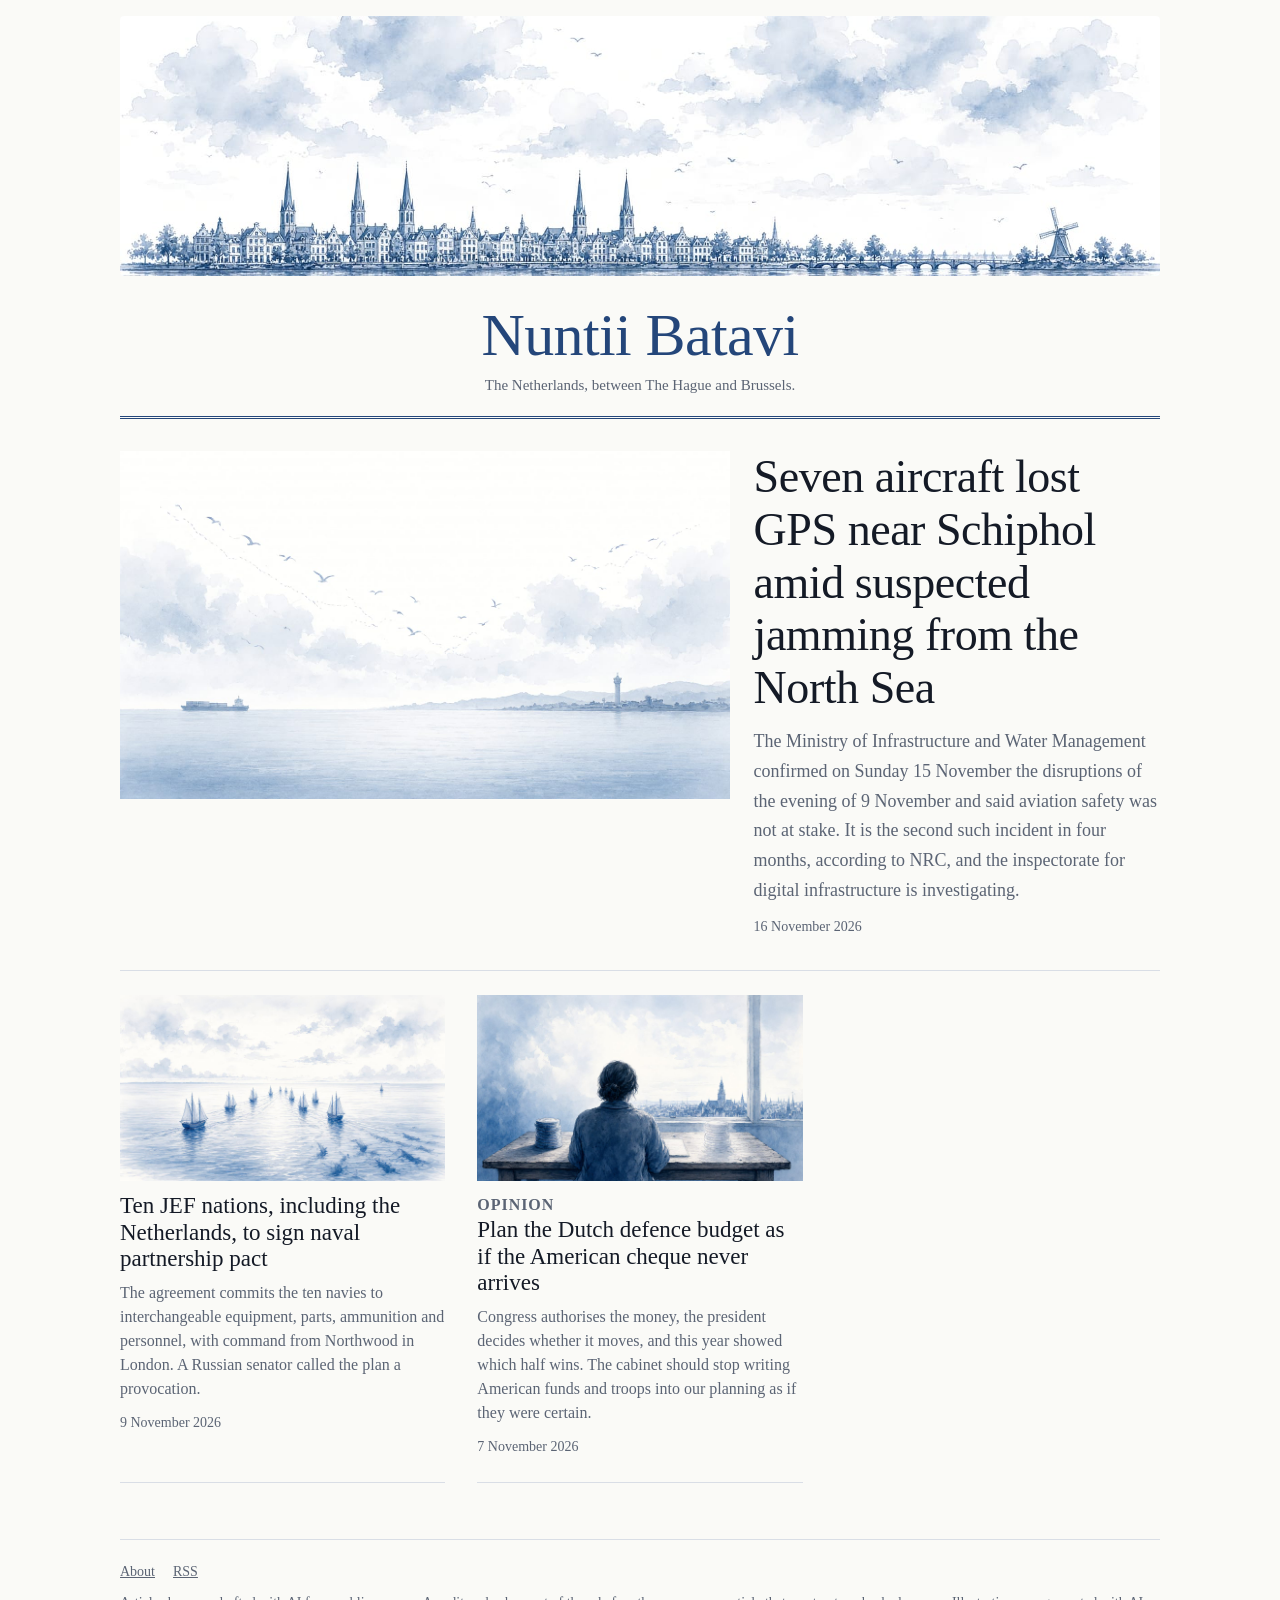
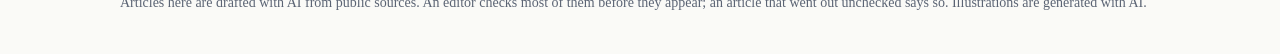
<file: index.html>
<!doctype html>
<html lang="en">
<head>
<meta charset="utf-8">
<meta name="viewport" content="width=device-width, initial-scale=1">
<title>Nuntii Batavi</title>
<meta name="description" content="The Netherlands, between The Hague and Brussels.">
<link rel="canonical" href="https://news-officina.github.io/nuntii-batavi/">
<meta property="og:site_name" content="Nuntii Batavi">
<meta property="og:title" content="Nuntii Batavi">
<meta property="og:description" content="The Netherlands, between The Hague and Brussels.">
<meta property="og:type" content="website">
<meta property="og:url" content="https://news-officina.github.io/nuntii-batavi/">
<meta name="twitter:card" content="summary">
<meta name="twitter:title" content="Nuntii Batavi">
<meta name="twitter:description" content="The Netherlands, between The Hague and Brussels.">
<link rel="stylesheet" href="style.css">
<link rel="alternate" type="application/rss+xml" title="Nuntii Batavi" href="feed.xml">
</head>
<body>
<div class="wrap">
<img class="banner" src="images/header-64d0432d-6b9e-4dca-899b-a735cccfc6e3.jpg" alt="A wide low horizon of small rooftops, spires and a distant windmill beside a calm canal under a vast pale sky." width="1536" height="384">
<header class="masthead">
<a href="./"><p class="name">Nuntii Batavi</p></a>
<p class="tagline">The Netherlands, between The Hague and Brussels.</p>
</header>
<main>
<article class="lead has-image">
<a href="2026/11/seven-aircraft-lost-gps-near-schiphol-amid-suspected-jamming/"><img src="images/61aaf13c-af88-42f7-8b67-bf245e8131a8.jpg" alt="Seabirds' flight paths dissolve into broken dashes above a distant ship on the North Sea." width="1344" height="768" loading="lazy"></a>
<div class="lead-text">


<h2><a href="2026/11/seven-aircraft-lost-gps-near-schiphol-amid-suspected-jamming/">Seven aircraft lost GPS near Schiphol amid suspected jamming from the North Sea</a></h2>
<p>The Ministry of Infrastructure and Water Management confirmed on Sunday 15 November the disruptions of the evening of 9 November and said aviation safety was not at stake. It is the second such incident in four months, according to NRC, and the inspectorate for digital infrastructure is investigating.</p>
<time class="date" datetime="2026-11-16">16 November 2026</time>
</div>
</article>
<div class="stories">
<article class="story">
<a href="2026/11/ten-jef-nations-including-the-netherlands-sign-naval-partnership/"><img src="images/13195056-7303-4a5e-b51d-84fb49547f3f.jpg" alt="Ten ships sailing in formation on a wide sea, with faint dark shapes beneath the waves nearby" width="1344" height="768" loading="lazy"></a>


<h3><a href="2026/11/ten-jef-nations-including-the-netherlands-sign-naval-partnership/">Ten JEF nations, including the Netherlands, to sign naval partnership pact</a></h3>
<p>The agreement commits the ten navies to interchangeable equipment, parts, ammunition and personnel, with command from Northwood in London. A Russian senator called the plan a provocation.</p>
<time class="date" datetime="2026-11-09">9 November 2026</time>
</article>
<article class="story">
<a href="2026/11/plan-the-dutch-defence-budget-as-if-the-american/"><img src="images/91900c73-800e-4c20-bc7a-815867854b75.jpg" alt="A clerk behind a desk compares two stacks of coins, one solid and one dissolving, with a wide empty sky outside" width="1344" height="768" loading="lazy"></a>

<p class="kicker">Opinion</p>
<h3><a href="2026/11/plan-the-dutch-defence-budget-as-if-the-american/">Plan the Dutch defence budget as if the American cheque never arrives</a></h3>
<p>Congress authorises the money, the president decides whether it moves, and this year showed which half wins. The cabinet should stop writing American funds and troops into our planning as if they were certain.</p>
<time class="date" datetime="2026-11-07">7 November 2026</time>
</article>
</div>
</main>
<footer>
<nav><a href="about/">About</a><a href="feed.xml">RSS</a></nav>
<div>Articles here are drafted with AI from public sources. An editor checks most of them before they appear; an article that went out unchecked says so. Illustrations are generated with AI.</div>
</footer>
</div>
</body>
</html>
</file>
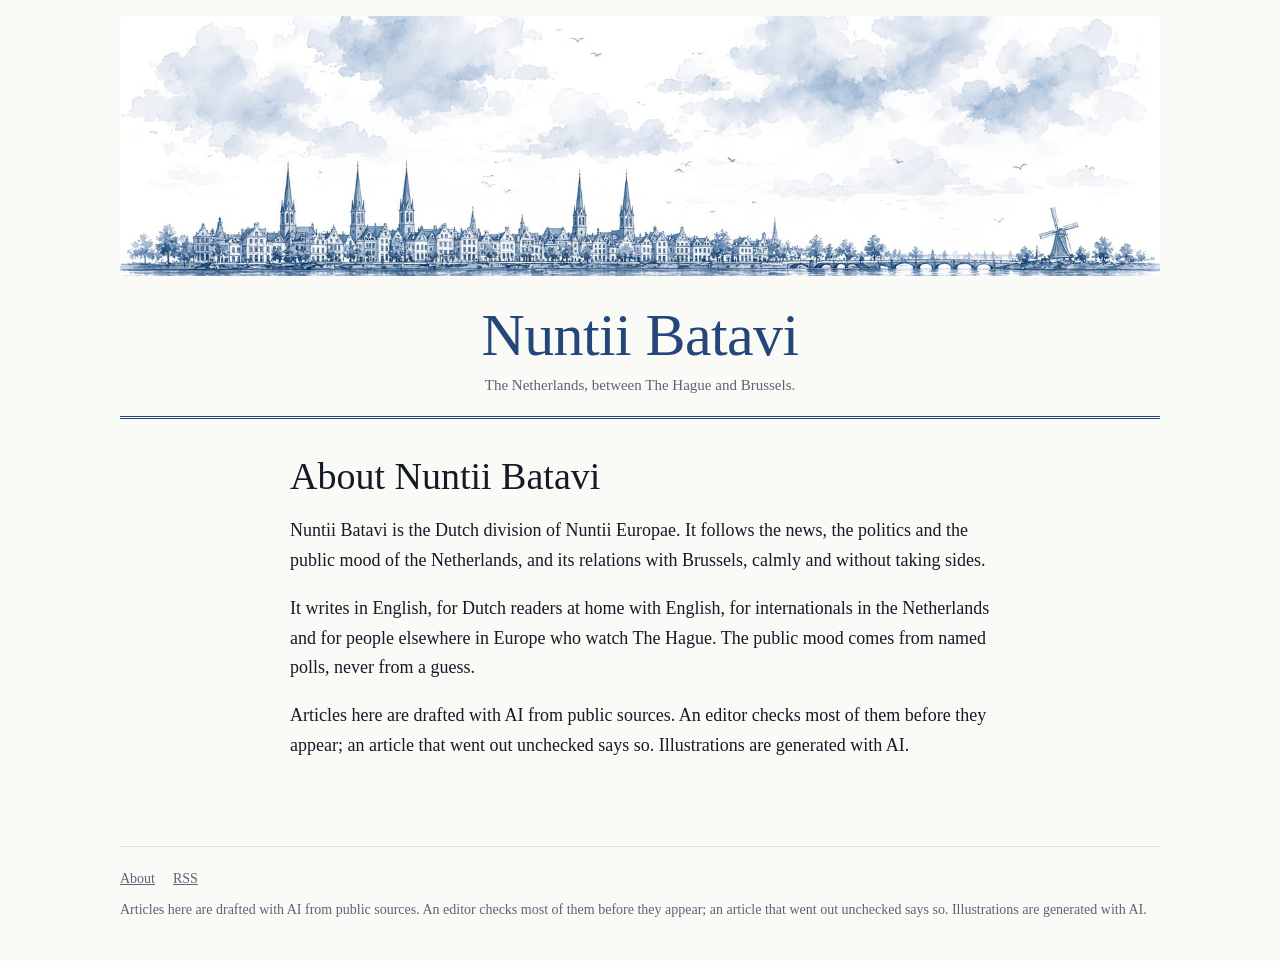
<file: about/index.html>
<!doctype html>
<html lang="en">
<head>
<meta charset="utf-8">
<meta name="viewport" content="width=device-width, initial-scale=1">
<title>About | Nuntii Batavi</title>
<meta name="description" content="About Nuntii Batavi">
<link rel="canonical" href="https://news-officina.github.io/nuntii-batavi/about/">
<meta property="og:site_name" content="Nuntii Batavi">
<meta property="og:title" content="About">
<meta property="og:description" content="About Nuntii Batavi">
<meta property="og:type" content="website">
<meta property="og:url" content="https://news-officina.github.io/nuntii-batavi/about/">
<meta name="twitter:card" content="summary">
<meta name="twitter:title" content="About">
<meta name="twitter:description" content="About Nuntii Batavi">
<link rel="stylesheet" href="../style.css">
<link rel="alternate" type="application/rss+xml" title="Nuntii Batavi" href="../feed.xml">
</head>
<body>
<div class="wrap">
<img class="banner" src="../images/header-64d0432d-6b9e-4dca-899b-a735cccfc6e3.jpg" alt="A wide low horizon of small rooftops, spires and a distant windmill beside a calm canal under a vast pale sky." width="1536" height="384">
<header class="masthead">
<a href="../"><p class="name">Nuntii Batavi</p></a>
<p class="tagline">The Netherlands, between The Hague and Brussels.</p>
</header>
<main class="page"><h1>About Nuntii Batavi</h1>
<p>Nuntii Batavi is the Dutch division of Nuntii Europae. It follows the news, the politics and the public mood of the Netherlands, and its relations with Brussels, calmly and without taking sides.</p>
<p>It writes in English, for Dutch readers at home with English, for internationals in the Netherlands and for people elsewhere in Europe who watch The Hague. The public mood comes from named polls, never from a guess.</p>
<p>Articles here are drafted with AI from public sources. An editor checks most of them before they appear; an article that went out unchecked says so. Illustrations are generated with AI.</p>
</main>
<footer>
<nav><a href="../about/">About</a><a href="../feed.xml">RSS</a></nav>
<div>Articles here are drafted with AI from public sources. An editor checks most of them before they appear; an article that went out unchecked says so. Illustrations are generated with AI.</div>
</footer>
</div>
</body>
</html>
</file>
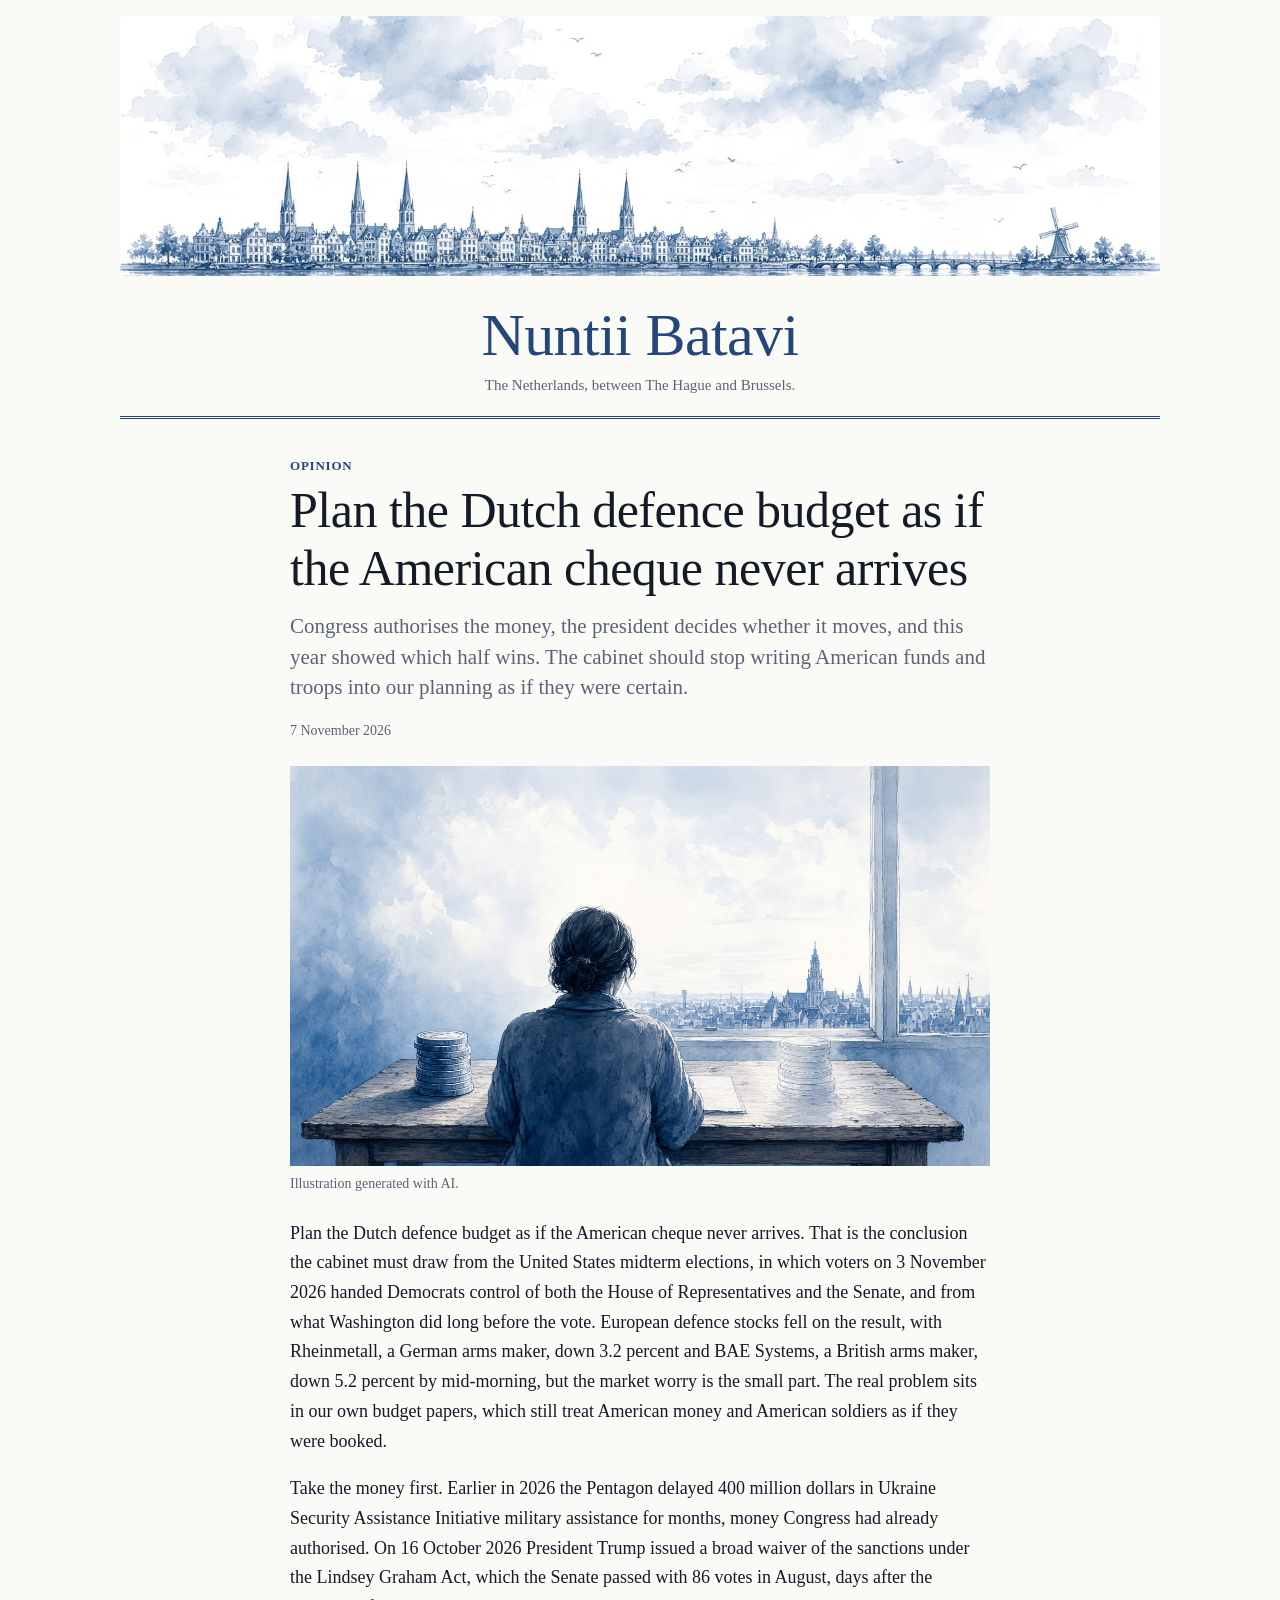
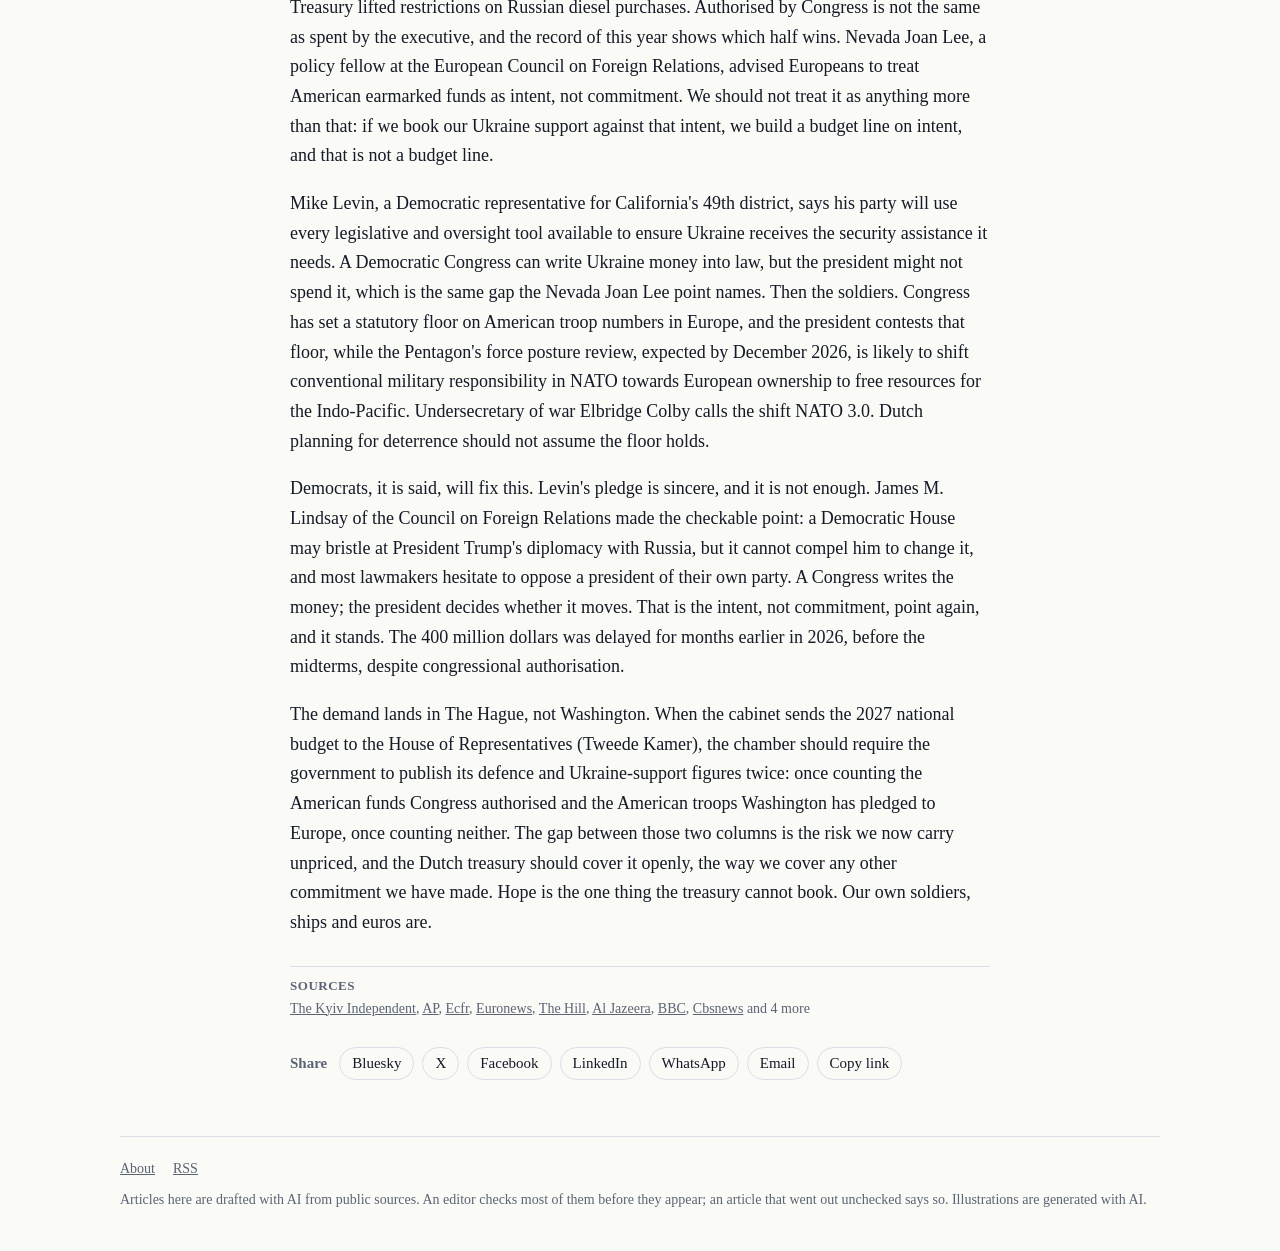
<file: 2026/11/plan-the-dutch-defence-budget-as-if-the-american/index.html>
<!doctype html>
<html lang="en">
<head>
<meta charset="utf-8">
<meta name="viewport" content="width=device-width, initial-scale=1">
<title>Plan the Dutch defence budget as if the American cheque never arrives | Nuntii Batavi</title>
<meta name="description" content="Congress authorises the money, the president decides whether it moves, and this year showed which half wins. The cabinet should stop writing American funds and troops into our planning as if they were certain.">
<link rel="canonical" href="https://news-officina.github.io/nuntii-batavi/2026/11/plan-the-dutch-defence-budget-as-if-the-american/">
<meta property="og:site_name" content="Nuntii Batavi">
<meta property="og:title" content="Plan the Dutch defence budget as if the American cheque never arrives">
<meta property="og:description" content="Congress authorises the money, the president decides whether it moves, and this year showed which half wins. The cabinet should stop writing American funds and troops into our planning as if they were certain.">
<meta property="og:type" content="article">
<meta property="og:url" content="https://news-officina.github.io/nuntii-batavi/2026/11/plan-the-dutch-defence-budget-as-if-the-american/">
<meta property="og:image" content="https://news-officina.github.io/nuntii-batavi/images/91900c73-800e-4c20-bc7a-815867854b75.jpg">
<meta property="og:image:type" content="image/jpeg">
<meta property="og:image:width" content="1344">
<meta property="og:image:height" content="768">
<meta property="og:image:alt" content="A clerk behind a desk compares two stacks of coins, one solid and one dissolving, with a wide empty sky outside">
<meta property="article:published_time" content="2026-11-07T15:39:29.634Z">
<meta property="article:modified_time" content="2026-11-07T15:39:29.634Z">
<meta name="twitter:card" content="summary_large_image">
<meta name="twitter:title" content="Plan the Dutch defence budget as if the American cheque never arrives">
<meta name="twitter:description" content="Congress authorises the money, the president decides whether it moves, and this year showed which half wins. The cabinet should stop writing American funds and troops into our planning as if they were certain.">
<meta name="twitter:image" content="https://news-officina.github.io/nuntii-batavi/images/91900c73-800e-4c20-bc7a-815867854b75.jpg">
<meta name="twitter:image:alt" content="A clerk behind a desk compares two stacks of coins, one solid and one dissolving, with a wide empty sky outside">
<link rel="stylesheet" href="../../../style.css">
<link rel="alternate" type="application/rss+xml" title="Nuntii Batavi" href="../../../feed.xml">
</head>
<body>
<div class="wrap">
<img class="banner" src="../../../images/header-64d0432d-6b9e-4dca-899b-a735cccfc6e3.jpg" alt="A wide low horizon of small rooftops, spires and a distant windmill beside a calm canal under a vast pale sky." width="1536" height="384">
<header class="masthead">
<a href="../../../"><p class="name">Nuntii Batavi</p></a>
<p class="tagline">The Netherlands, between The Hague and Brussels.</p>
</header>
<main><article class="article">
<p class="kicker">Opinion</p>
<h1>Plan the Dutch defence budget as if the American cheque never arrives</h1>
<p class="standfirst">Congress authorises the money, the president decides whether it moves, and this year showed which half wins. The cabinet should stop writing American funds and troops into our planning as if they were certain.</p>
<time class="date" datetime="2026-11-07">7 November 2026</time>

<figure><img src="../../../images/91900c73-800e-4c20-bc7a-815867854b75.jpg" alt="A clerk behind a desk compares two stacks of coins, one solid and one dissolving, with a wide empty sky outside" width="1344" height="768"><figcaption>Illustration generated with AI.</figcaption></figure>
<p class="body">Plan the Dutch defence budget as if the American cheque never arrives. That is the conclusion the cabinet must draw from the United States midterm elections, in which voters on 3 November 2026 handed Democrats control of both the House of Representatives and the Senate, and from what Washington did long before the vote. European defence stocks fell on the result, with Rheinmetall, a German arms maker, down 3.2 percent and BAE Systems, a British arms maker, down 5.2 percent by mid-morning, but the market worry is the small part. The real problem sits in our own budget papers, which still treat American money and American soldiers as if they were booked.</p>
<p class="body">Take the money first. Earlier in 2026 the Pentagon delayed 400 million dollars in Ukraine Security Assistance Initiative military assistance for months, money Congress had already authorised. On 16 October 2026 President Trump issued a broad waiver of the sanctions under the Lindsey Graham Act, which the Senate passed with 86 votes in August, days after the Treasury lifted restrictions on Russian diesel purchases. Authorised by Congress is not the same as spent by the executive, and the record of this year shows which half wins. Nevada Joan Lee, a policy fellow at the European Council on Foreign Relations, advised Europeans to treat American earmarked funds as intent, not commitment. We should not treat it as anything more than that: if we book our Ukraine support against that intent, we build a budget line on intent, and that is not a budget line.</p>
<p class="body">Mike Levin, a Democratic representative for California's 49th district, says his party will use every legislative and oversight tool available to ensure Ukraine receives the security assistance it needs. A Democratic Congress can write Ukraine money into law, but the president might not spend it, which is the same gap the Nevada Joan Lee point names. Then the soldiers. Congress has set a statutory floor on American troop numbers in Europe, and the president contests that floor, while the Pentagon's force posture review, expected by December 2026, is likely to shift conventional military responsibility in NATO towards European ownership to free resources for the Indo-Pacific. Undersecretary of war Elbridge Colby calls the shift NATO 3.0. Dutch planning for deterrence should not assume the floor holds.</p>
<p class="body">Democrats, it is said, will fix this. Levin's pledge is sincere, and it is not enough. James M. Lindsay of the Council on Foreign Relations made the checkable point: a Democratic House may bristle at President Trump's diplomacy with Russia, but it cannot compel him to change it, and most lawmakers hesitate to oppose a president of their own party. A Congress writes the money; the president decides whether it moves. That is the intent, not commitment, point again, and it stands. The 400 million dollars was delayed for months earlier in 2026, before the midterms, despite congressional authorisation.</p>
<p class="body">The demand lands in The Hague, not Washington. When the cabinet sends the 2027 national budget to the House of Representatives (Tweede Kamer), the chamber should require the government to publish its defence and Ukraine-support figures twice: once counting the American funds Congress authorised and the American troops Washington has pledged to Europe, once counting neither. The gap between those two columns is the risk we now carry unpriced, and the Dutch treasury should cover it openly, the way we cover any other commitment we have made. Hope is the one thing the treasury cannot book. Our own soldiers, ships and euros are.</p>
<aside class="sources" aria-label="Sources">
<h2>Sources</h2>
<p><a href="https://kyivindependent.com/what-the-us-midterms-could-mean-for-ukraine/" target="_blank" rel="noopener noreferrer">The Kyiv Independent</a>, <a href="https://apnews.com/article/midterm-election-house-senate-democrats-republicans-trump-f126e12e05b579a327b98481c0ae2226" target="_blank" rel="noopener noreferrer">AP</a>, <a href="https://ecfr.eu/article/after-the-midterms-what-a-volatile-us-and-an-embattled-democratic-party-mean-for-europe/" target="_blank" rel="noopener noreferrer">Ecfr</a>, <a href="https://www.euronews.com/2026/11/04/us-midterms-what-trumps-defeat-means-for-europe-and-global-markets" target="_blank" rel="noopener noreferrer">Euronews</a>, <a href="https://thehill.com/homenews/campaign/6196833-democrats-win-house-senate/" target="_blank" rel="noopener noreferrer">The Hill</a>, <a href="https://www.aljazeera.com/news/2026/11/4/democratic-party-gains-us-house-majority-in-2026-midterm-elections" target="_blank" rel="noopener noreferrer">Al Jazeera</a>, <a href="https://www.bbc.com/news/articles/cwz0v5lv30lyo" target="_blank" rel="noopener noreferrer">BBC</a>, <a href="https://www.cbsnews.com/live-updates/house-election-results-2026/" target="_blank" rel="noopener noreferrer">Cbsnews</a> and 4 more</p>

</aside>

<nav class="share" aria-label="Share this article" data-title="Plan the Dutch defence budget as if the American cheque never arrives" data-url="https://news-officina.github.io/nuntii-batavi/2026/11/plan-the-dutch-defence-budget-as-if-the-american/">
<span class="share-label">Share</span>
<button type="button" class="share-native" hidden>Share…</button>
<a href="https://bsky.app/intent/compose?text=Plan%20the%20Dutch%20defence%20budget%20as%20if%20the%20American%20cheque%20never%20arrives%20https%3A%2F%2Fnews-officina.github.io%2Fnuntii-batavi%2F2026%2F11%2Fplan-the-dutch-defence-budget-as-if-the-american%2F" target="_blank" rel="noopener noreferrer">Bluesky</a>
<a href="https://x.com/intent/post?text=Plan%20the%20Dutch%20defence%20budget%20as%20if%20the%20American%20cheque%20never%20arrives&amp;url=https%3A%2F%2Fnews-officina.github.io%2Fnuntii-batavi%2F2026%2F11%2Fplan-the-dutch-defence-budget-as-if-the-american%2F" target="_blank" rel="noopener noreferrer">X</a>
<a href="https://www.facebook.com/sharer/sharer.php?u=https%3A%2F%2Fnews-officina.github.io%2Fnuntii-batavi%2F2026%2F11%2Fplan-the-dutch-defence-budget-as-if-the-american%2F" target="_blank" rel="noopener noreferrer">Facebook</a>
<a href="https://www.linkedin.com/sharing/share-offsite/?url=https%3A%2F%2Fnews-officina.github.io%2Fnuntii-batavi%2F2026%2F11%2Fplan-the-dutch-defence-budget-as-if-the-american%2F" target="_blank" rel="noopener noreferrer">LinkedIn</a>
<a href="https://wa.me/?text=Plan%20the%20Dutch%20defence%20budget%20as%20if%20the%20American%20cheque%20never%20arrives%20https%3A%2F%2Fnews-officina.github.io%2Fnuntii-batavi%2F2026%2F11%2Fplan-the-dutch-defence-budget-as-if-the-american%2F" target="_blank" rel="noopener noreferrer">WhatsApp</a>
<a href="mailto:?subject=Plan%20the%20Dutch%20defence%20budget%20as%20if%20the%20American%20cheque%20never%20arrives&amp;body=Congress%20authorises%20the%20money%2C%20the%20president%20decides%20whether%20it%20moves%2C%20and%20this%20year%20showed%20which%20half%20wins.%20The%20cabinet%20should%20stop%20writing%20American%20funds%20and%20troops%20into%20our%20planning%20as%20if%20they%20were%20certain.%0A%0Ahttps%3A%2F%2Fnews-officina.github.io%2Fnuntii-batavi%2F2026%2F11%2Fplan-the-dutch-defence-budget-as-if-the-american%2F">Email</a>
<button type="button" class="share-copy" hidden>Copy link</button>
</nav>
<script>
(function () {
  var row = document.querySelector(".share");
  if (!row) return;
  var url = row.getAttribute("data-url") || location.href;
  var title = row.getAttribute("data-title") || document.title;
  var own = row.querySelector(".share-native");
  var copy = row.querySelector(".share-copy");
  if (own && navigator.share) {
    own.hidden = false;
    own.onclick = function () { navigator.share({ title: title, url: url }).catch(function () {}); };
  }
  if (copy && navigator.clipboard) {
    copy.hidden = false;
    copy.onclick = function () {
      navigator.clipboard.writeText(url).then(function () {
        copy.textContent = "Link copied";
        setTimeout(function () { copy.textContent = "Copy link"; }, 2000);
      });
    };
  }
})();
</script>
</article></main>
<footer>
<nav><a href="../../../about/">About</a><a href="../../../feed.xml">RSS</a></nav>
<div>Articles here are drafted with AI from public sources. An editor checks most of them before they appear; an article that went out unchecked says so. Illustrations are generated with AI.</div>
</footer>
</div>
</body>
</html>
</file>
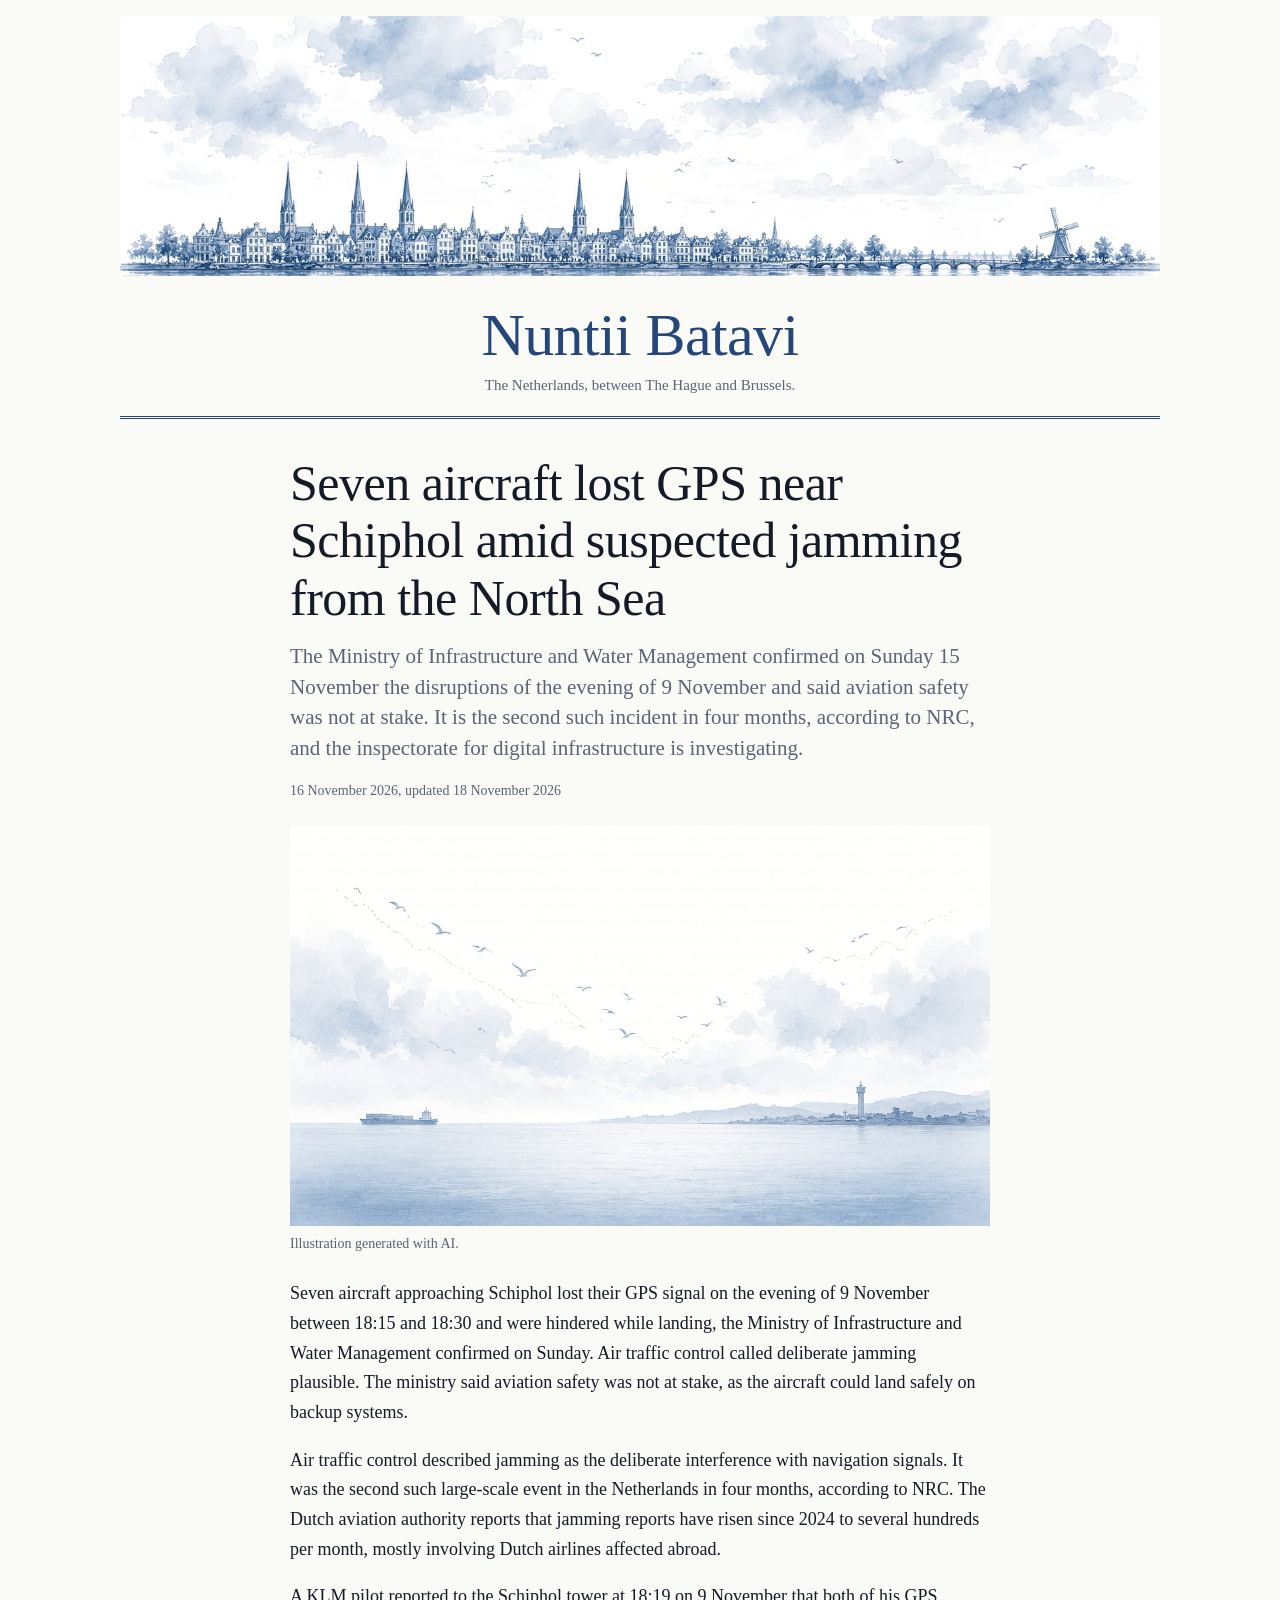
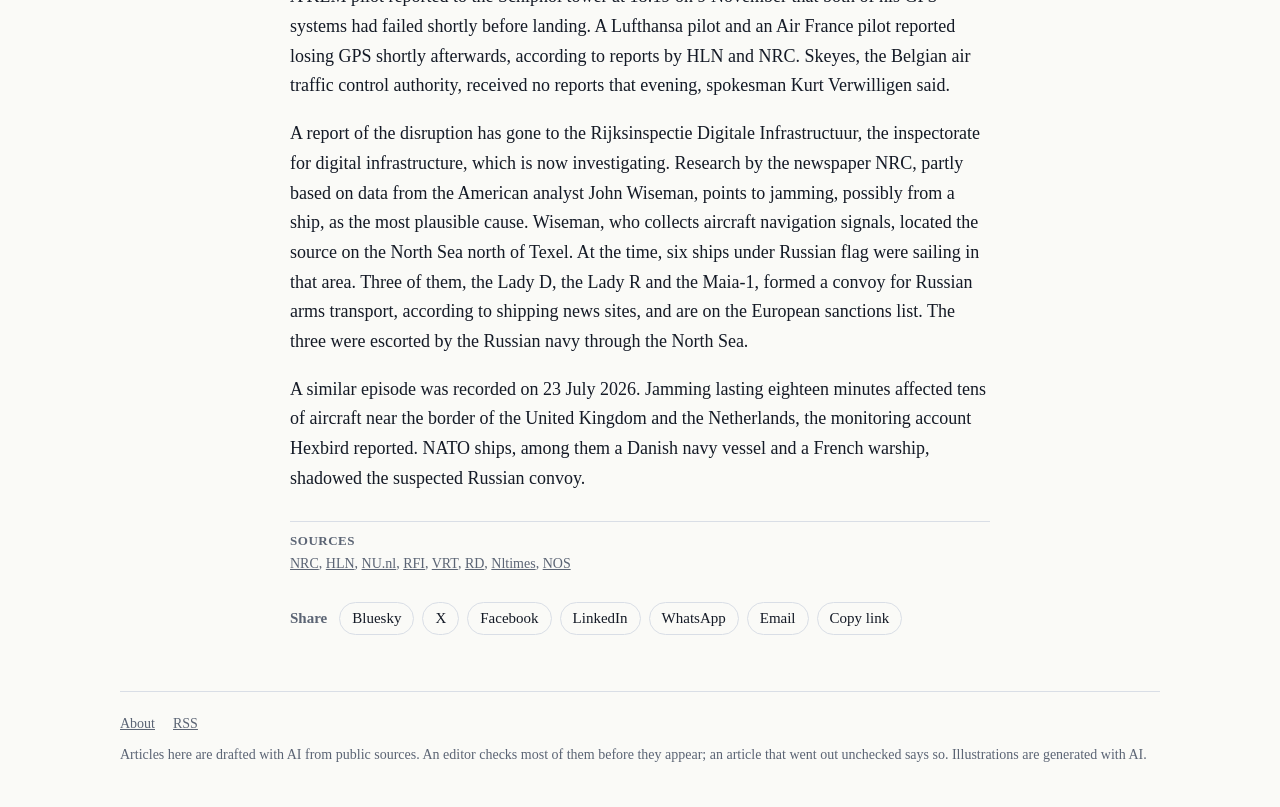
<file: 2026/11/seven-aircraft-lost-gps-near-schiphol-amid-suspected-jamming/index.html>
<!doctype html>
<html lang="en">
<head>
<meta charset="utf-8">
<meta name="viewport" content="width=device-width, initial-scale=1">
<title>Seven aircraft lost GPS near Schiphol amid suspected jamming from the North Sea | Nuntii Batavi</title>
<meta name="description" content="The Ministry of Infrastructure and Water Management confirmed on Sunday 15 November the disruptions of the evening of 9 November and said aviation safety was not at stake. It is the second such incident in four months, according to NRC, and the inspectorate for digital infrastructure is investigating.">
<link rel="canonical" href="https://news-officina.github.io/nuntii-batavi/2026/11/seven-aircraft-lost-gps-near-schiphol-amid-suspected-jamming/">
<meta property="og:site_name" content="Nuntii Batavi">
<meta property="og:title" content="Seven aircraft lost GPS near Schiphol amid suspected jamming from the North Sea">
<meta property="og:description" content="The Ministry of Infrastructure and Water Management confirmed on Sunday 15 November the disruptions of the evening of 9 November and said aviation safety was not at stake. It is the second such incident in four months, according to NRC, and the inspectorate for digital infrastructure is investigating.">
<meta property="og:type" content="article">
<meta property="og:url" content="https://news-officina.github.io/nuntii-batavi/2026/11/seven-aircraft-lost-gps-near-schiphol-amid-suspected-jamming/">
<meta property="og:image" content="https://news-officina.github.io/nuntii-batavi/images/61aaf13c-af88-42f7-8b67-bf245e8131a8.jpg">
<meta property="og:image:type" content="image/jpeg">
<meta property="og:image:width" content="1344">
<meta property="og:image:height" content="768">
<meta property="og:image:alt" content="Seabirds' flight paths dissolve into broken dashes above a distant ship on the North Sea.">
<meta property="article:published_time" content="2026-11-16T02:33:43.556Z">
<meta property="article:modified_time" content="2026-11-18T23:36:11.617Z">
<meta name="twitter:card" content="summary_large_image">
<meta name="twitter:title" content="Seven aircraft lost GPS near Schiphol amid suspected jamming from the North Sea">
<meta name="twitter:description" content="The Ministry of Infrastructure and Water Management confirmed on Sunday 15 November the disruptions of the evening of 9 November and said aviation safety was not at stake. It is the second such incident in four months, according to NRC, and the inspectorate for digital infrastructure is investigating.">
<meta name="twitter:image" content="https://news-officina.github.io/nuntii-batavi/images/61aaf13c-af88-42f7-8b67-bf245e8131a8.jpg">
<meta name="twitter:image:alt" content="Seabirds' flight paths dissolve into broken dashes above a distant ship on the North Sea.">
<link rel="stylesheet" href="../../../style.css">
<link rel="alternate" type="application/rss+xml" title="Nuntii Batavi" href="../../../feed.xml">
</head>
<body>
<div class="wrap">
<img class="banner" src="../../../images/header-64d0432d-6b9e-4dca-899b-a735cccfc6e3.jpg" alt="A wide low horizon of small rooftops, spires and a distant windmill beside a calm canal under a vast pale sky." width="1536" height="384">
<header class="masthead">
<a href="../../../"><p class="name">Nuntii Batavi</p></a>
<p class="tagline">The Netherlands, between The Hague and Brussels.</p>
</header>
<main><article class="article">

<h1>Seven aircraft lost GPS near Schiphol amid suspected jamming from the North Sea</h1>
<p class="standfirst">The Ministry of Infrastructure and Water Management confirmed on Sunday 15 November the disruptions of the evening of 9 November and said aviation safety was not at stake. It is the second such incident in four months, according to NRC, and the inspectorate for digital infrastructure is investigating.</p>
<time class="date" datetime="2026-11-16">16 November 2026, updated 18 November 2026</time>

<figure><img src="../../../images/61aaf13c-af88-42f7-8b67-bf245e8131a8.jpg" alt="Seabirds' flight paths dissolve into broken dashes above a distant ship on the North Sea." width="1344" height="768"><figcaption>Illustration generated with AI.</figcaption></figure>
<p class="body">Seven aircraft approaching Schiphol lost their GPS signal on the evening of 9 November between 18:15 and 18:30 and were hindered while landing, the Ministry of Infrastructure and Water Management confirmed on Sunday. Air traffic control called deliberate jamming plausible. The ministry said aviation safety was not at stake, as the aircraft could land safely on backup systems.</p>
<p class="body">Air traffic control described jamming as the deliberate interference with navigation signals. It was the second such large-scale event in the Netherlands in four months, according to NRC. The Dutch aviation authority reports that jamming reports have risen since 2024 to several hundreds per month, mostly involving Dutch airlines affected abroad.</p>
<p class="body">A KLM pilot reported to the Schiphol tower at 18:19 on 9 November that both of his GPS systems had failed shortly before landing. A Lufthansa pilot and an Air France pilot reported losing GPS shortly afterwards, according to reports by HLN and NRC. Skeyes, the Belgian air traffic control authority, received no reports that evening, spokesman Kurt Verwilligen said.</p>
<p class="body">A report of the disruption has gone to the Rijksinspectie Digitale Infrastructuur, the inspectorate for digital infrastructure, which is now investigating. Research by the newspaper NRC, partly based on data from the American analyst John Wiseman, points to jamming, possibly from a ship, as the most plausible cause. Wiseman, who collects aircraft navigation signals, located the source on the North Sea north of Texel. At the time, six ships under Russian flag were sailing in that area. Three of them, the Lady D, the Lady R and the Maia-1, formed a convoy for Russian arms transport, according to shipping news sites, and are on the European sanctions list. The three were escorted by the Russian navy through the North Sea.</p>
<p class="body">A similar episode was recorded on 23 July 2026. Jamming lasting eighteen minutes affected tens of aircraft near the border of the United Kingdom and the Netherlands, the monitoring account Hexbird reported. NATO ships, among them a Danish navy vessel and a French warship, shadowed the suspected Russian convoy.</p>
<aside class="sources" aria-label="Sources">
<h2>Sources</h2>
<p><a href="https://www.nrc.nl/nieuws/2026/11/15/gps-signaal-van-tientallen-vliegtuigen-bij-schiphol-verstoord-mogelijk-vanaf-een-schip-op-de-noordzee-a4941397" target="_blank" rel="noopener noreferrer">NRC</a>, <a href="https://www.hln.be/nieuws/klm-piloot-verloor-vlak-voor-landing-beide-gps-systemen-ook-op-andere-vluchten-problemen-wat-doet-een-piloot-als-de-navigatie-uitvalt~afbd56c1/" target="_blank" rel="noopener noreferrer">HLN</a>, <a href="https://www.nu.nl/binnenland/6416638/tientallen-vliegtuigen-verloren-gps-signaal-boven-nederland-mogelijk-sabotage.html" target="_blank" rel="noopener noreferrer">NU.nl</a>, <a href="https://www.rfi.fr/fr/europe/20261115-pays-bas-des-avions-perdent-le-signal-gps-dans-le-ciel-des-bateaux-russes-en-mer-du-nord-suspect%C3%A9s" target="_blank" rel="noopener noreferrer">RFI</a>, <a href="https://www.vrt.be/vrtnws/nl/2026/11/15/gps-signaal-van-tientallen-vliegtuigen-bij-schiphol-verstoord/" target="_blank" rel="noopener noreferrer">VRT</a>, <a href="https://www.rd.nl/a/ministerie-zeven-vliegtuigen-meldden-storing-van-gps-signaal" target="_blank" rel="noopener noreferrer">RD</a>, <a href="https://nltimes.nl/2026/11/15/least-seven-schiphol-bound-flights-disrupted-gps-interference" target="_blank" rel="noopener noreferrer">Nltimes</a>, <a href="https://nos.nl/nieuwsuur/artikel/2639642-jamming-in-luchtruim-rond-schiphol-we-zijn-beide-gps-systemen-kwijt" target="_blank" rel="noopener noreferrer">NOS</a></p>

</aside>

<nav class="share" aria-label="Share this article" data-title="Seven aircraft lost GPS near Schiphol amid suspected jamming from the North Sea" data-url="https://news-officina.github.io/nuntii-batavi/2026/11/seven-aircraft-lost-gps-near-schiphol-amid-suspected-jamming/">
<span class="share-label">Share</span>
<button type="button" class="share-native" hidden>Share…</button>
<a href="https://bsky.app/intent/compose?text=Seven%20aircraft%20lost%20GPS%20near%20Schiphol%20amid%20suspected%20jamming%20from%20the%20North%20Sea%20https%3A%2F%2Fnews-officina.github.io%2Fnuntii-batavi%2F2026%2F11%2Fseven-aircraft-lost-gps-near-schiphol-amid-suspected-jamming%2F" target="_blank" rel="noopener noreferrer">Bluesky</a>
<a href="https://x.com/intent/post?text=Seven%20aircraft%20lost%20GPS%20near%20Schiphol%20amid%20suspected%20jamming%20from%20the%20North%20Sea&amp;url=https%3A%2F%2Fnews-officina.github.io%2Fnuntii-batavi%2F2026%2F11%2Fseven-aircraft-lost-gps-near-schiphol-amid-suspected-jamming%2F" target="_blank" rel="noopener noreferrer">X</a>
<a href="https://www.facebook.com/sharer/sharer.php?u=https%3A%2F%2Fnews-officina.github.io%2Fnuntii-batavi%2F2026%2F11%2Fseven-aircraft-lost-gps-near-schiphol-amid-suspected-jamming%2F" target="_blank" rel="noopener noreferrer">Facebook</a>
<a href="https://www.linkedin.com/sharing/share-offsite/?url=https%3A%2F%2Fnews-officina.github.io%2Fnuntii-batavi%2F2026%2F11%2Fseven-aircraft-lost-gps-near-schiphol-amid-suspected-jamming%2F" target="_blank" rel="noopener noreferrer">LinkedIn</a>
<a href="https://wa.me/?text=Seven%20aircraft%20lost%20GPS%20near%20Schiphol%20amid%20suspected%20jamming%20from%20the%20North%20Sea%20https%3A%2F%2Fnews-officina.github.io%2Fnuntii-batavi%2F2026%2F11%2Fseven-aircraft-lost-gps-near-schiphol-amid-suspected-jamming%2F" target="_blank" rel="noopener noreferrer">WhatsApp</a>
<a href="mailto:?subject=Seven%20aircraft%20lost%20GPS%20near%20Schiphol%20amid%20suspected%20jamming%20from%20the%20North%20Sea&amp;body=The%20Ministry%20of%20Infrastructure%20and%20Water%20Management%20confirmed%20on%20Sunday%2015%20November%20the%20disruptions%20of%20the%20evening%20of%209%20November%20and%20said%20aviation%20safety%20was%20not%20at%20stake.%20It%20is%20the%20second%20such%20incident%20in%20four%20months%2C%20according%20to%20NRC%2C%20and%20the%20inspectorate%20for%20digital%20infrastructure%20is%20investigating.%0A%0Ahttps%3A%2F%2Fnews-officina.github.io%2Fnuntii-batavi%2F2026%2F11%2Fseven-aircraft-lost-gps-near-schiphol-amid-suspected-jamming%2F">Email</a>
<button type="button" class="share-copy" hidden>Copy link</button>
</nav>
<script>
(function () {
  var row = document.querySelector(".share");
  if (!row) return;
  var url = row.getAttribute("data-url") || location.href;
  var title = row.getAttribute("data-title") || document.title;
  var own = row.querySelector(".share-native");
  var copy = row.querySelector(".share-copy");
  if (own && navigator.share) {
    own.hidden = false;
    own.onclick = function () { navigator.share({ title: title, url: url }).catch(function () {}); };
  }
  if (copy && navigator.clipboard) {
    copy.hidden = false;
    copy.onclick = function () {
      navigator.clipboard.writeText(url).then(function () {
        copy.textContent = "Link copied";
        setTimeout(function () { copy.textContent = "Copy link"; }, 2000);
      });
    };
  }
})();
</script>
</article></main>
<footer>
<nav><a href="../../../about/">About</a><a href="../../../feed.xml">RSS</a></nav>
<div>Articles here are drafted with AI from public sources. An editor checks most of them before they appear; an article that went out unchecked says so. Illustrations are generated with AI.</div>
</footer>
</div>
</body>
</html>
</file>
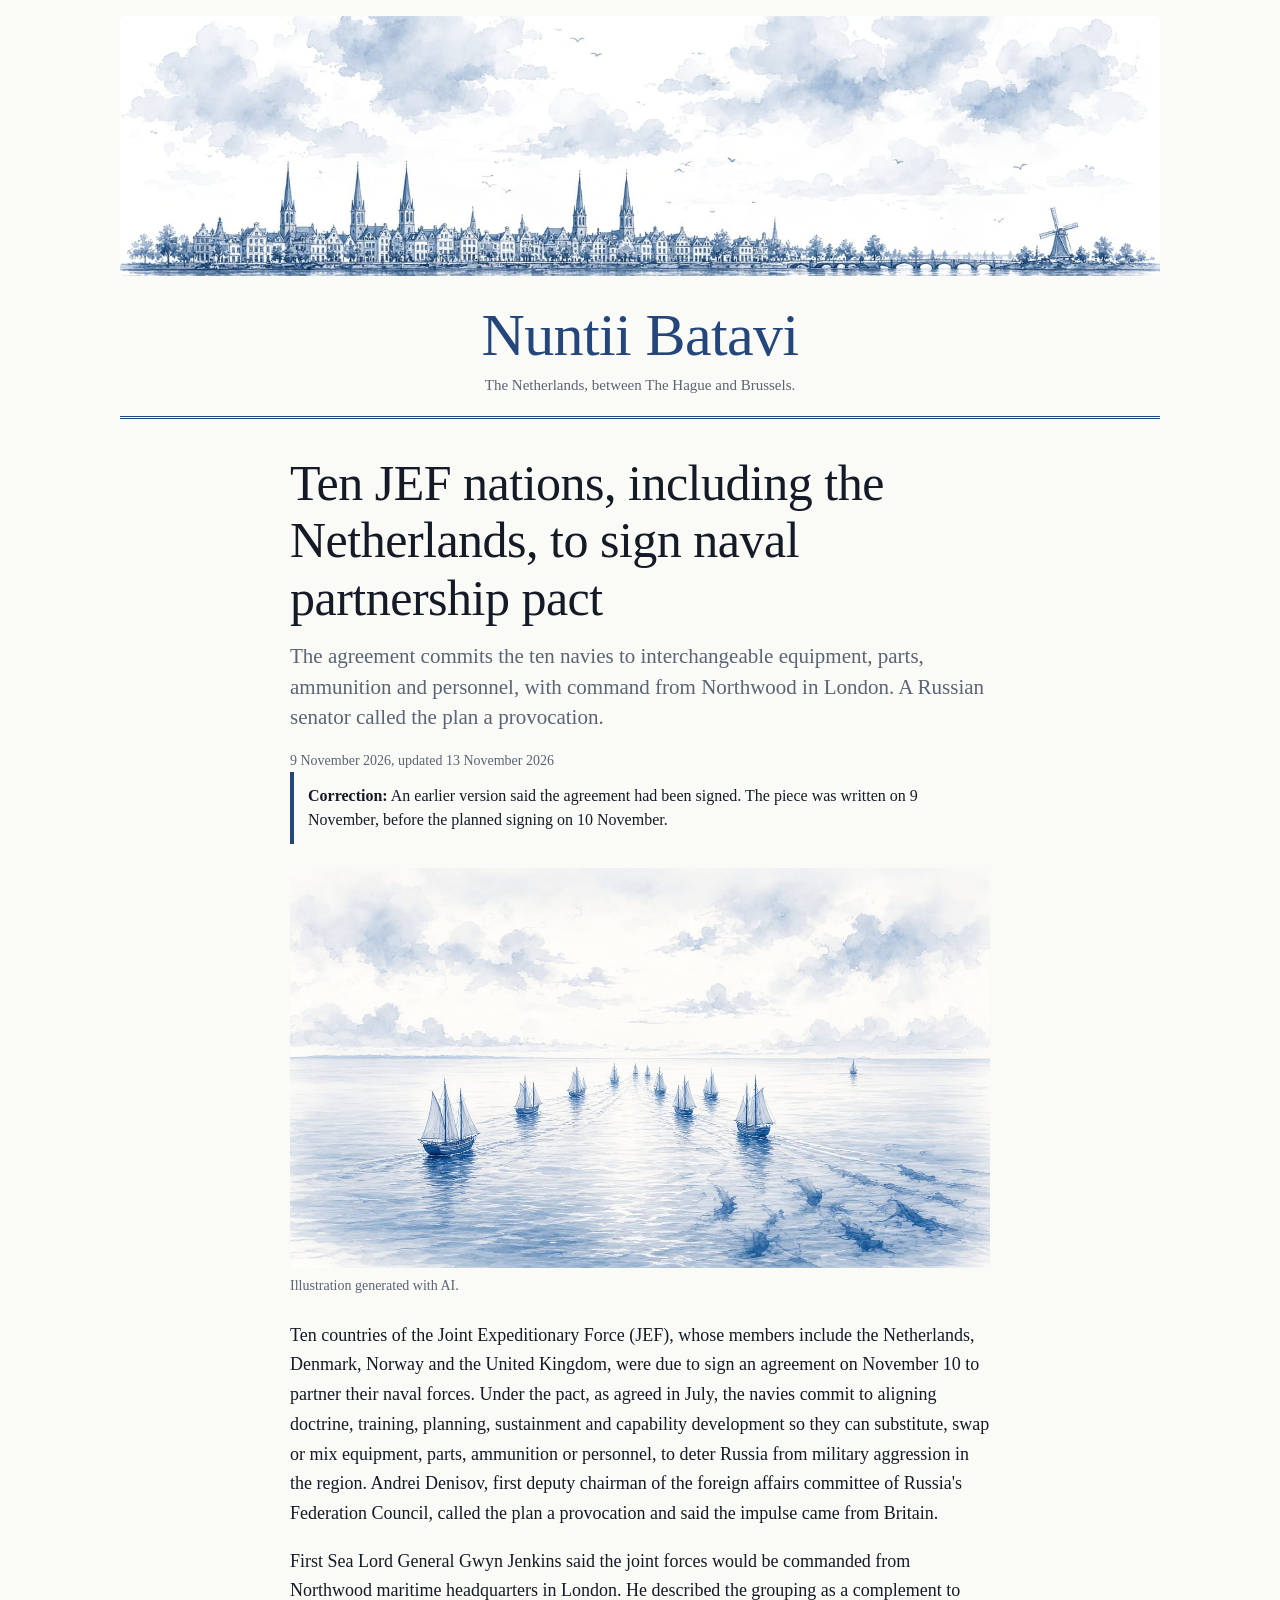
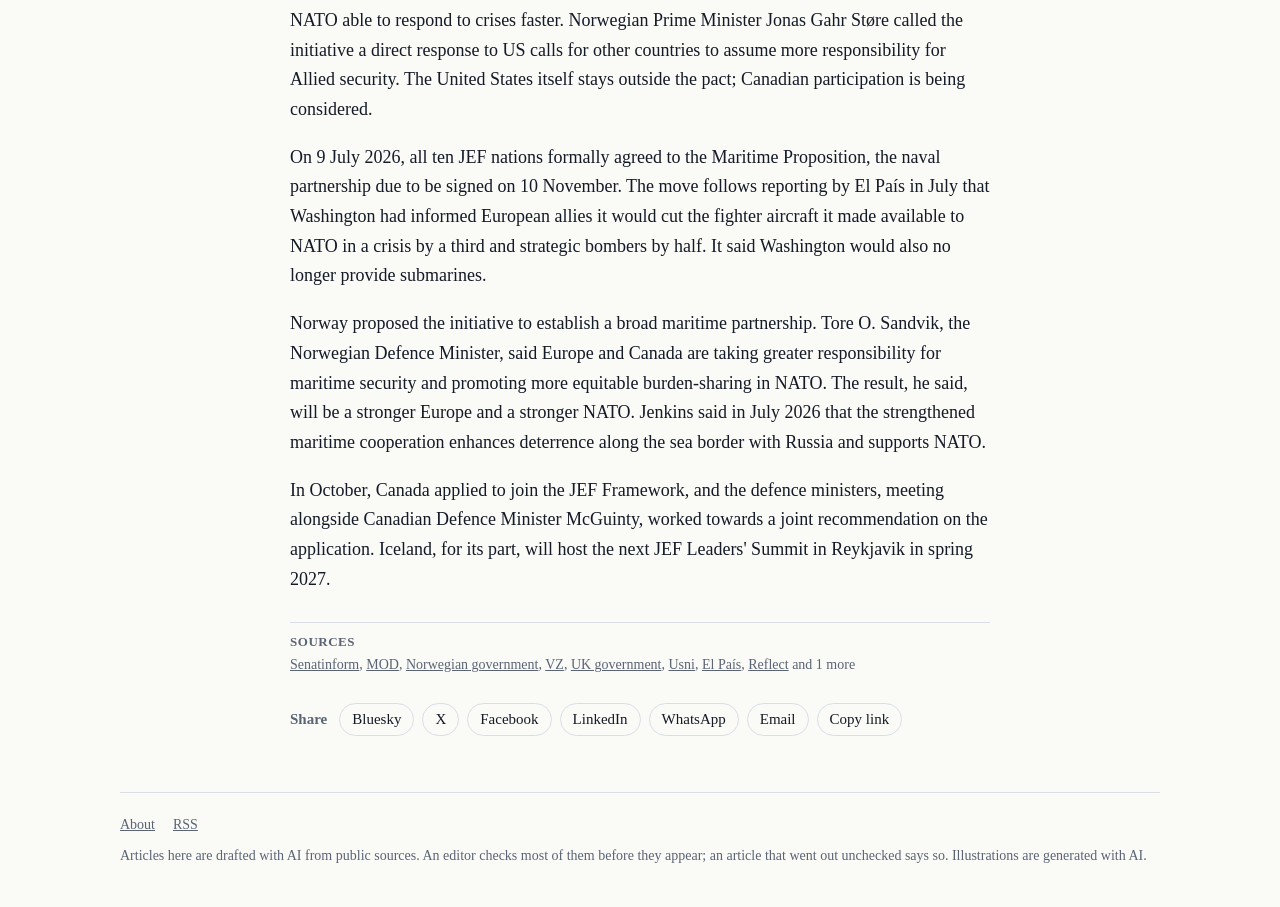
<file: 2026/11/ten-jef-nations-including-the-netherlands-sign-naval-partnership/index.html>
<!doctype html>
<html lang="en">
<head>
<meta charset="utf-8">
<meta name="viewport" content="width=device-width, initial-scale=1">
<title>Ten JEF nations, including the Netherlands, to sign naval partnership pact | Nuntii Batavi</title>
<meta name="description" content="The agreement commits the ten navies to interchangeable equipment, parts, ammunition and personnel, with command from Northwood in London. A Russian senator called the plan a provocation.">
<link rel="canonical" href="https://news-officina.github.io/nuntii-batavi/2026/11/ten-jef-nations-including-the-netherlands-sign-naval-partnership/">
<meta property="og:site_name" content="Nuntii Batavi">
<meta property="og:title" content="Ten JEF nations, including the Netherlands, to sign naval partnership pact">
<meta property="og:description" content="The agreement commits the ten navies to interchangeable equipment, parts, ammunition and personnel, with command from Northwood in London. A Russian senator called the plan a provocation.">
<meta property="og:type" content="article">
<meta property="og:url" content="https://news-officina.github.io/nuntii-batavi/2026/11/ten-jef-nations-including-the-netherlands-sign-naval-partnership/">
<meta property="og:image" content="https://news-officina.github.io/nuntii-batavi/images/13195056-7303-4a5e-b51d-84fb49547f3f.jpg">
<meta property="og:image:type" content="image/jpeg">
<meta property="og:image:width" content="1344">
<meta property="og:image:height" content="768">
<meta property="og:image:alt" content="Ten ships sailing in formation on a wide sea, with faint dark shapes beneath the waves nearby">
<meta property="article:published_time" content="2026-11-09T08:42:52.586Z">
<meta property="article:modified_time" content="2026-11-13T11:56:03.062Z">
<meta name="twitter:card" content="summary_large_image">
<meta name="twitter:title" content="Ten JEF nations, including the Netherlands, to sign naval partnership pact">
<meta name="twitter:description" content="The agreement commits the ten navies to interchangeable equipment, parts, ammunition and personnel, with command from Northwood in London. A Russian senator called the plan a provocation.">
<meta name="twitter:image" content="https://news-officina.github.io/nuntii-batavi/images/13195056-7303-4a5e-b51d-84fb49547f3f.jpg">
<meta name="twitter:image:alt" content="Ten ships sailing in formation on a wide sea, with faint dark shapes beneath the waves nearby">
<link rel="stylesheet" href="../../../style.css">
<link rel="alternate" type="application/rss+xml" title="Nuntii Batavi" href="../../../feed.xml">
</head>
<body>
<div class="wrap">
<img class="banner" src="../../../images/header-64d0432d-6b9e-4dca-899b-a735cccfc6e3.jpg" alt="A wide low horizon of small rooftops, spires and a distant windmill beside a calm canal under a vast pale sky." width="1536" height="384">
<header class="masthead">
<a href="../../../"><p class="name">Nuntii Batavi</p></a>
<p class="tagline">The Netherlands, between The Hague and Brussels.</p>
</header>
<main><article class="article">

<h1>Ten JEF nations, including the Netherlands, to sign naval partnership pact</h1>
<p class="standfirst">The agreement commits the ten navies to interchangeable equipment, parts, ammunition and personnel, with command from Northwood in London. A Russian senator called the plan a provocation.</p>
<time class="date" datetime="2026-11-09">9 November 2026, updated 13 November 2026</time>
<p class="correction"><strong>Correction:</strong> An earlier version said the agreement had been signed. The piece was written on 9 November, before the planned signing on 10 November.</p>
<figure><img src="../../../images/13195056-7303-4a5e-b51d-84fb49547f3f.jpg" alt="Ten ships sailing in formation on a wide sea, with faint dark shapes beneath the waves nearby" width="1344" height="768"><figcaption>Illustration generated with AI.</figcaption></figure>
<p class="body">Ten countries of the Joint Expeditionary Force (JEF), whose members include the Netherlands, Denmark, Norway and the United Kingdom, were due to sign an agreement on November 10 to partner their naval forces. Under the pact, as agreed in July, the navies commit to aligning doctrine, training, planning, sustainment and capability development so they can substitute, swap or mix equipment, parts, ammunition or personnel, to deter Russia from military aggression in the region. Andrei Denisov, first deputy chairman of the foreign affairs committee of Russia's Federation Council, called the plan a provocation and said the impulse came from Britain.</p>
<p class="body">First Sea Lord General Gwyn Jenkins said the joint forces would be commanded from Northwood maritime headquarters in London. He described the grouping as a complement to NATO able to respond to crises faster. Norwegian Prime Minister Jonas Gahr Støre called the initiative a direct response to US calls for other countries to assume more responsibility for Allied security. The United States itself stays outside the pact; Canadian participation is being considered.</p>
<p class="body">On 9 July 2026, all ten JEF nations formally agreed to the Maritime Proposition, the naval partnership due to be signed on 10 November. The move follows reporting by El País in July that Washington had informed European allies it would cut the fighter aircraft it made available to NATO in a crisis by a third and strategic bombers by half. It said Washington would also no longer provide submarines.</p>
<p class="body">Norway proposed the initiative to establish a broad maritime partnership. Tore O. Sandvik, the Norwegian Defence Minister, said Europe and Canada are taking greater responsibility for maritime security and promoting more equitable burden-sharing in NATO. The result, he said, will be a stronger Europe and a stronger NATO. Jenkins said in July 2026 that the strengthened maritime cooperation enhances deterrence along the sea border with Russia and supports NATO.</p>
<p class="body">In October, Canada applied to join the JEF Framework, and the defence ministers, meeting alongside Canadian Defence Minister McGuinty, worked towards a joint recommendation on the application. Iceland, for its part, will host the next JEF Leaders' Summit in Reykjavik in spring 2027.</p>
<aside class="sources" aria-label="Sources">
<h2>Sources</h2>
<p><a href="https://www.senatinform.ru/news/v_sf_otsenili_reshenie_evropeyskikh_stran_sozdat_obedinyennye_vms_/" target="_blank" rel="noopener noreferrer">Senatinform</a>, <a href="https://www.royalnavy.mod.uk/news/2026/july/09/20260709-jef-partnerships-strengthened-as-all-ten-nations-agree-maritime-proposition" target="_blank" rel="noopener noreferrer">MOD</a>, <a href="https://www.regjeringen.no/en/whats-new/tolv-land-tar-storre-ansvar-for-maritim-sikkerhet-i-nord/id3168941/" target="_blank" rel="noopener noreferrer">Norwegian government</a>, <a href="https://vz.ru/news/2026/11/8/1473739.html" target="_blank" rel="noopener noreferrer">VZ</a>, <a href="https://www.gov.uk/government/news/joint-statement-from-defence-ministers-of-the-joint-expeditionary-force-02-october-2026" target="_blank" rel="noopener noreferrer">UK government</a>, <a href="https://news.usni.org/2026/07/09/u-k-partners-commit-to-persistent-maritime-presence-to-counter-russia-in-high-north" target="_blank" rel="noopener noreferrer">Usni</a>, <a href="https://english.elpais.com/international/2026-07-08/natos-european-allies-move-to-fill-the-us-gap-with-north-atlantic-and-arctic-missions.html" target="_blank" rel="noopener noreferrer">El País</a>, <a href="https://en.reflect.ee/article/ten-jef-countries-to-sign-naval-partnership-agreement-on-november-10-to-deter-ru-aca41c" target="_blank" rel="noopener noreferrer">Reflect</a> and 1 more</p>

</aside>

<nav class="share" aria-label="Share this article" data-title="Ten JEF nations, including the Netherlands, to sign naval partnership pact" data-url="https://news-officina.github.io/nuntii-batavi/2026/11/ten-jef-nations-including-the-netherlands-sign-naval-partnership/">
<span class="share-label">Share</span>
<button type="button" class="share-native" hidden>Share…</button>
<a href="https://bsky.app/intent/compose?text=Ten%20JEF%20nations%2C%20including%20the%20Netherlands%2C%20to%20sign%20naval%20partnership%20pact%20https%3A%2F%2Fnews-officina.github.io%2Fnuntii-batavi%2F2026%2F11%2Ften-jef-nations-including-the-netherlands-sign-naval-partnership%2F" target="_blank" rel="noopener noreferrer">Bluesky</a>
<a href="https://x.com/intent/post?text=Ten%20JEF%20nations%2C%20including%20the%20Netherlands%2C%20to%20sign%20naval%20partnership%20pact&amp;url=https%3A%2F%2Fnews-officina.github.io%2Fnuntii-batavi%2F2026%2F11%2Ften-jef-nations-including-the-netherlands-sign-naval-partnership%2F" target="_blank" rel="noopener noreferrer">X</a>
<a href="https://www.facebook.com/sharer/sharer.php?u=https%3A%2F%2Fnews-officina.github.io%2Fnuntii-batavi%2F2026%2F11%2Ften-jef-nations-including-the-netherlands-sign-naval-partnership%2F" target="_blank" rel="noopener noreferrer">Facebook</a>
<a href="https://www.linkedin.com/sharing/share-offsite/?url=https%3A%2F%2Fnews-officina.github.io%2Fnuntii-batavi%2F2026%2F11%2Ften-jef-nations-including-the-netherlands-sign-naval-partnership%2F" target="_blank" rel="noopener noreferrer">LinkedIn</a>
<a href="https://wa.me/?text=Ten%20JEF%20nations%2C%20including%20the%20Netherlands%2C%20to%20sign%20naval%20partnership%20pact%20https%3A%2F%2Fnews-officina.github.io%2Fnuntii-batavi%2F2026%2F11%2Ften-jef-nations-including-the-netherlands-sign-naval-partnership%2F" target="_blank" rel="noopener noreferrer">WhatsApp</a>
<a href="mailto:?subject=Ten%20JEF%20nations%2C%20including%20the%20Netherlands%2C%20to%20sign%20naval%20partnership%20pact&amp;body=The%20agreement%20commits%20the%20ten%20navies%20to%20interchangeable%20equipment%2C%20parts%2C%20ammunition%20and%20personnel%2C%20with%20command%20from%20Northwood%20in%20London.%20A%20Russian%20senator%20called%20the%20plan%20a%20provocation.%0A%0Ahttps%3A%2F%2Fnews-officina.github.io%2Fnuntii-batavi%2F2026%2F11%2Ften-jef-nations-including-the-netherlands-sign-naval-partnership%2F">Email</a>
<button type="button" class="share-copy" hidden>Copy link</button>
</nav>
<script>
(function () {
  var row = document.querySelector(".share");
  if (!row) return;
  var url = row.getAttribute("data-url") || location.href;
  var title = row.getAttribute("data-title") || document.title;
  var own = row.querySelector(".share-native");
  var copy = row.querySelector(".share-copy");
  if (own && navigator.share) {
    own.hidden = false;
    own.onclick = function () { navigator.share({ title: title, url: url }).catch(function () {}); };
  }
  if (copy && navigator.clipboard) {
    copy.hidden = false;
    copy.onclick = function () {
      navigator.clipboard.writeText(url).then(function () {
        copy.textContent = "Link copied";
        setTimeout(function () { copy.textContent = "Copy link"; }, 2000);
      });
    };
  }
})();
</script>
</article></main>
<footer>
<nav><a href="../../../about/">About</a><a href="../../../feed.xml">RSS</a></nav>
<div>Articles here are drafted with AI from public sources. An editor checks most of them before they appear; an article that went out unchecked says so. Illustrations are generated with AI.</div>
</footer>
</div>
</body>
</html>
</file>
<file: style.css>
:root {
  --paper: #fafaf7;
  --ink: #141a26;
  --muted: #5b6474;
  --rule: #d9dee6;
  --accent: #24467A;
  --heading: Georgia, 'Times New Roman', serif;
  --body: Georgia, 'Times New Roman', serif;
}
@media (prefers-color-scheme: dark) {
  :root {
    --paper: #10141c;
    --ink: #e6e9ef;
    --muted: #a0a8b6;
    --rule: #283040;
    --accent: #8fb3ea;
  }
}
* { box-sizing: border-box; }
html { -webkit-text-size-adjust: 100%; }
body { margin: 0; background: var(--paper); color: var(--ink); font: 18px/1.65 var(--body); }
a { color: inherit; }
img { display: block; max-width: 100%; height: auto; }
.wrap { width: 100%; max-width: 1080px; margin: 0 auto; padding: 0 20px; }
.kicker { margin: 0 0 6px; font-size: 13px; font-weight: 700; letter-spacing: 0.06em; text-transform: uppercase; color: var(--accent); }
.banner { display: block; width: 100%; height: auto; aspect-ratio: 4 / 1; object-fit: cover; margin-top: 16px; border-radius: 4px; }
.masthead { padding: 28px 0 18px; border-bottom: 3px double var(--accent); text-align: center; }
.masthead a { text-decoration: none; }
.name { margin: 0; font: 500 clamp(34px, 7vw, 60px)/1.05 var(--heading); letter-spacing: -0.01em; color: var(--accent); }
.tagline { margin: 6px 0 0; font-size: 15px; color: var(--muted); }
h1, h2, h3 { font-family: var(--heading); font-weight: 500; line-height: 1.15; }
.lead { display: grid; gap: 24px; padding: 32px 0; border-bottom: 1px solid var(--rule); }
.lead-text { align-self: center; }
.lead h2 { margin: 0 0 12px; font-size: clamp(30px, 5vw, 46px); letter-spacing: -0.01em; }
.lead p { margin: 0; color: var(--muted); }
.stories { display: grid; gap: 0 32px; padding-bottom: 24px; }
.story { padding: 24px 0; border-bottom: 1px solid var(--rule); }
.story img { margin-bottom: 12px; }
.story h3 { margin: 0 0 8px; font-size: 23px; }
.story p { margin: 0; font-size: 16px; line-height: 1.5; color: var(--muted); }
.lead a, .story a { text-decoration: none; }
.lead a:hover, .story a:hover { text-decoration: underline; text-decoration-thickness: 2px; text-underline-offset: 4px; }
.date { display: block; margin-top: 10px; font-size: 14px; color: var(--muted); }
.article { max-width: 700px; margin: 0 auto; padding: 36px 0 24px; }
.article h1 { margin: 0 0 14px; font-size: clamp(32px, 6vw, 50px); letter-spacing: -0.01em; }
.standfirst { margin: 0 0 16px; font-size: 21px; line-height: 1.45; color: var(--muted); }
.article figure { margin: 24px 0; }
.article figcaption { margin-top: 6px; font-size: 14px; color: var(--muted); }
.image-note { margin: 4px 0; font-size: 12px; color: var(--muted); }
.article h2 { margin: 34px 0 10px; font-size: 24px; }
.correction { margin: 0 0 20px; padding: 12px 14px; border-left: 4px solid var(--accent); font-size: 16px; line-height: 1.5; }
.sources { margin: 28px 0 0; padding-top: 12px; border-top: 1px solid var(--rule); font-size: 14px; line-height: 1.5; color: var(--muted); }
.sources h2 { margin: 0 0 4px; font-size: 13px; font-weight: 600; letter-spacing: .04em; text-transform: uppercase; }
.sources p { margin: 0; }
.sources .sources-note { margin-top: 4px; }
.sources a { color: inherit; }
.unreviewed { margin: 28px 0 0; padding-top: 12px; border-top: 1px solid var(--rule); font-size: 14px; line-height: 1.5; color: var(--muted); }
.article p.body { margin: 0 0 18px; }
.share { display: flex; flex-wrap: wrap; align-items: center; gap: 8px; margin: 28px 0 0; font-size: 15px; line-height: 1.4; }
.share-label { margin-right: 4px; font-weight: 700; color: var(--muted); }
.share a, .share button { padding: 5px 12px; border: 1px solid var(--rule); border-radius: 999px; background: none; color: var(--ink); font: inherit; text-decoration: none; cursor: pointer; }
.share a:hover, .share button:hover { border-color: var(--accent); color: var(--accent); }
.share [hidden] { display: none; }
button:focus-visible { outline: 2px solid var(--accent); outline-offset: 3px; }
.page { max-width: 700px; margin: 0 auto; padding: 36px 0; }
.page h1 { margin: 0 0 16px; font-size: 38px; }
footer { margin-top: 32px; padding: 20px 0 40px; border-top: 1px solid var(--rule); font-size: 14px; color: var(--muted); }
footer nav { display: flex; gap: 18px; flex-wrap: wrap; margin-bottom: 8px; }
a:focus-visible { outline: 2px solid var(--accent); outline-offset: 3px; }
@media (min-width: 760px) {
  .lead.has-image { grid-template-columns: 3fr 2fr; }
  .stories { grid-template-columns: repeat(2, 1fr); }
}
@media (min-width: 1000px) { .stories { grid-template-columns: repeat(3, 1fr); } }
</file>
